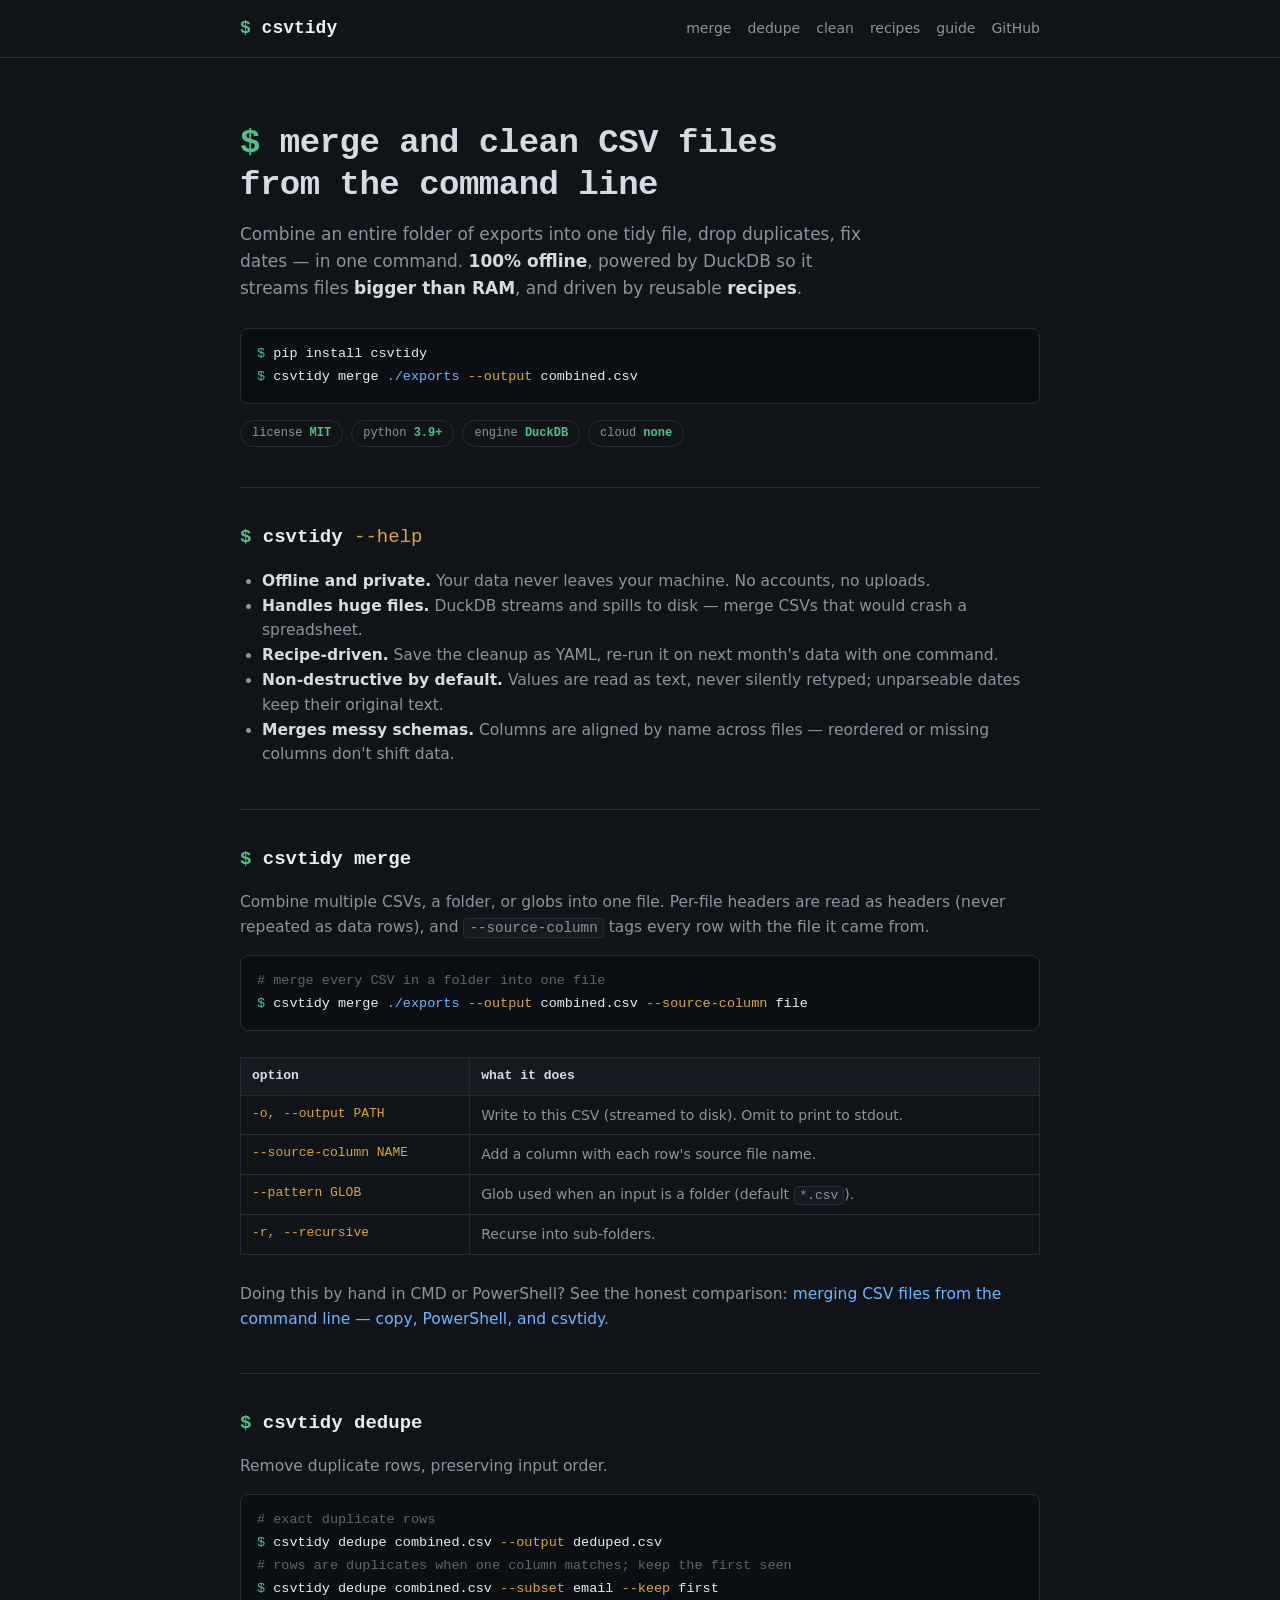
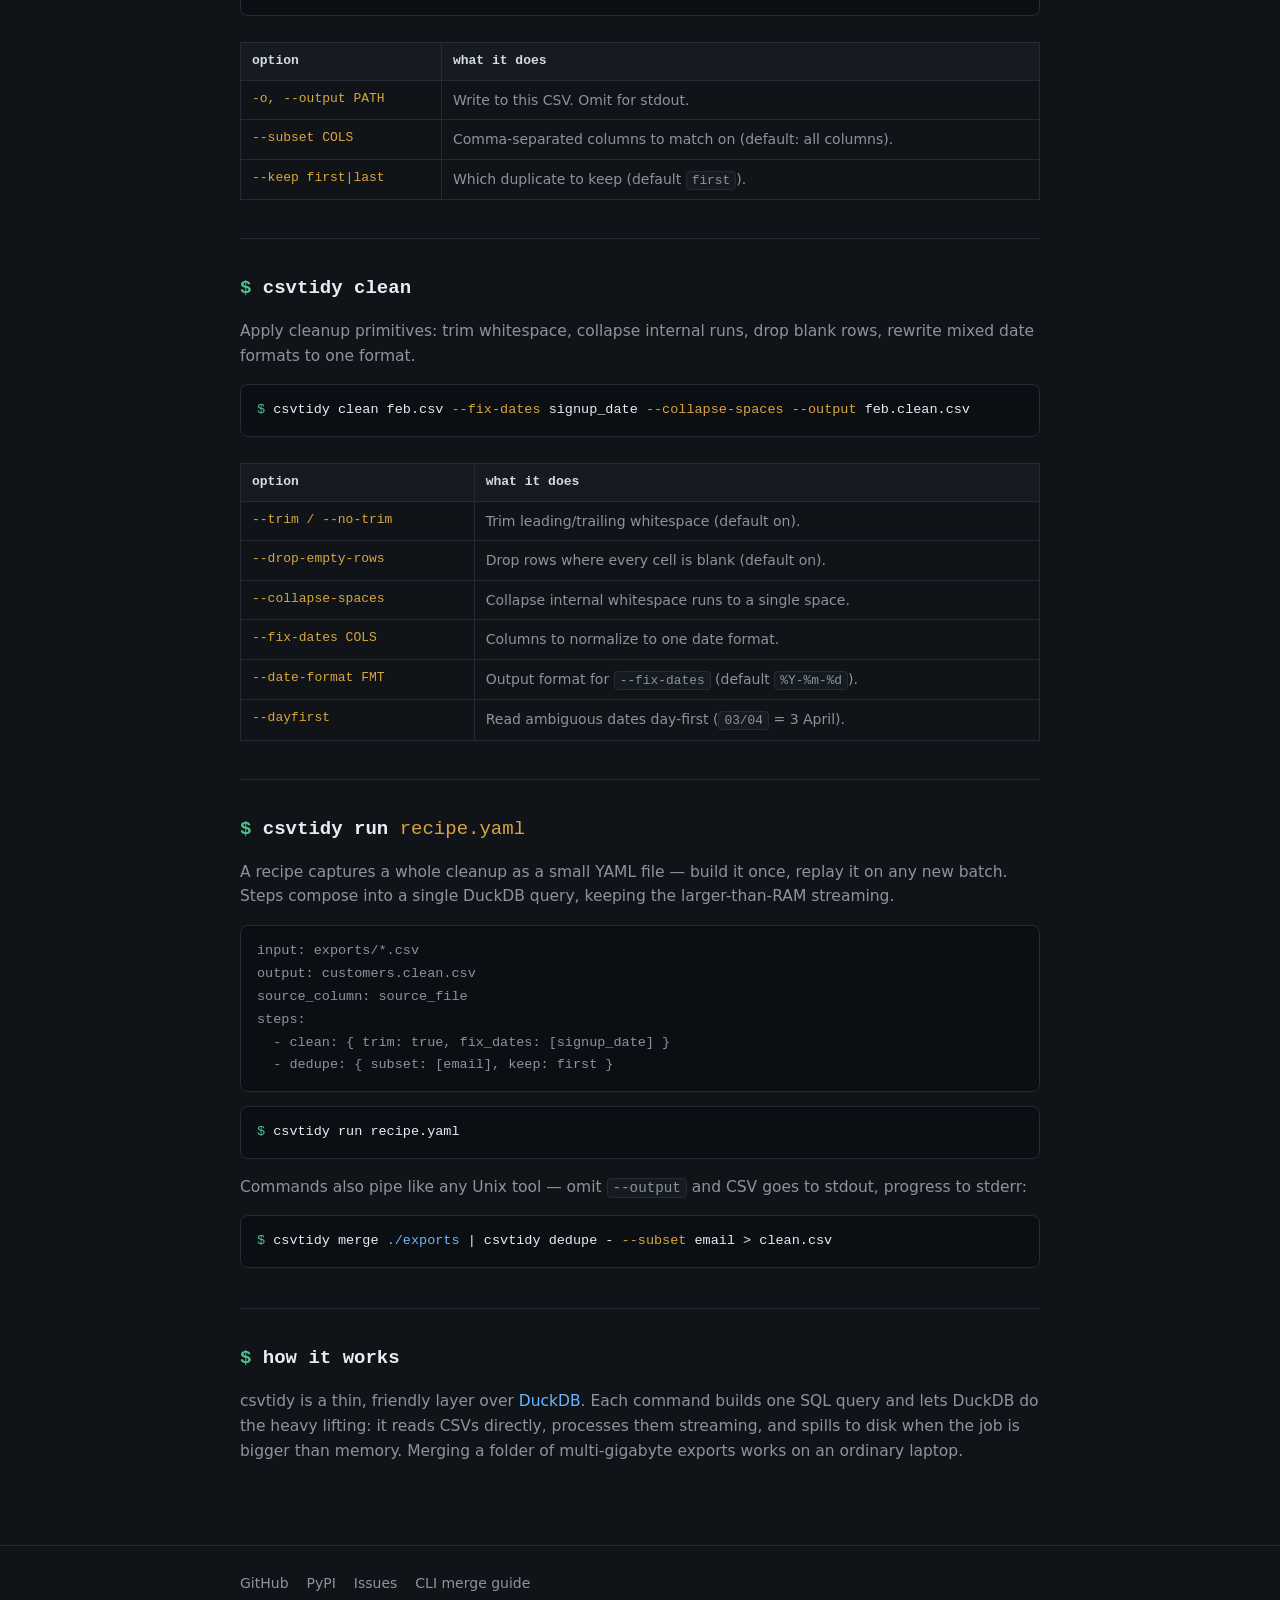
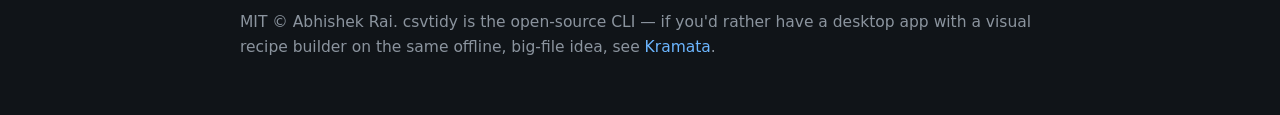
<file: index.html>
<!doctype html>
<html lang="en">
<head>
<meta charset="utf-8">
<meta name="viewport" content="width=device-width, initial-scale=1">
<meta name="msvalidate.01" content="0CECEF20FB1F1508E3D67ECEFFDCC037" />
<title>csvtidy — merge &amp; clean CSV files from the command line</title>
<meta name="description" content="Free, open-source CLI to merge and clean CSV files — combine a folder into one, dedupe, fix dates. Offline, DuckDB-powered, streams files bigger than RAM.">
<link rel="canonical" href="https://abhishekrai43.github.io/csvtidy/">
<meta property="og:type" content="website">
<meta property="og:title" content="csvtidy — merge &amp; clean CSV files from the command line">
<meta property="og:description" content="Free, open-source CLI: combine a folder of CSVs into one file, dedupe, fix dates. Offline, DuckDB-powered, handles files bigger than RAM.">
<script type="application/ld+json">
{"@context":"https://schema.org","@type":"SoftwareApplication","name":"csvtidy","applicationCategory":"DeveloperApplication","operatingSystem":"Windows, macOS, Linux","description":"Command-line tool to merge and clean CSV files: combine a folder into one file, remove duplicates, standardize dates. Offline, DuckDB-powered, streams files bigger than RAM.","offers":{"@type":"Offer","price":"0","priceCurrency":"USD"},"license":"https://opensource.org/license/mit","url":"https://abhishekrai43.github.io/csvtidy/","downloadUrl":"https://pypi.org/project/csvtidy/","softwareRequirements":"Python 3.9+"}
</script>
<link rel="stylesheet" href="styles.css">
</head>
<body>
<header class="site-head"><div class="wrap">
  <span class="brand">csvtidy</span>
  <nav>
    <a href="#merge">merge</a>
    <a href="#dedupe">dedupe</a>
    <a href="#clean">clean</a>
    <a href="#run">recipes</a>
    <a href="merge-csv-files-command-line.html">guide</a>
    <a href="https://github.com/abhishekrai43/csvtidy">GitHub</a>
  </nav>
</div></header>

<main class="wrap">

<div class="hero">
  <h1><span class="p">$</span> merge and clean CSV files<br>from the command line</h1>
  <p class="sub">Combine an entire folder of exports into one tidy file, drop duplicates, fix
  dates — in one command. <b>100% offline</b>, powered by DuckDB so it streams files
  <b>bigger than RAM</b>, and driven by reusable <b>recipes</b>.</p>

  <div class="install">
    <div class="term">
      <div class="ln cmd">pip install csvtidy</div>
      <div class="ln cmd">csvtidy merge <span class="pth">./exports</span> <span class="f">--output</span> combined.csv</div>
    </div>
  </div>
  <div class="badges">
    <span class="badge">license <b>MIT</b></span>
    <span class="badge">python <b>3.9+</b></span>
    <span class="badge">engine <b>DuckDB</b></span>
    <span class="badge">cloud <b>none</b></span>
  </div>
</div>

<section id="why">
  <h2>csvtidy <span class="f">--help</span></h2>
  <ul>
    <li><b>Offline and private.</b> Your data never leaves your machine. No accounts, no uploads.</li>
    <li><b>Handles huge files.</b> DuckDB streams and spills to disk — merge CSVs that would crash a spreadsheet.</li>
    <li><b>Recipe-driven.</b> Save the cleanup as YAML, re-run it on next month's data with one command.</li>
    <li><b>Non-destructive by default.</b> Values are read as text, never silently retyped; unparseable dates keep their original text.</li>
    <li><b>Merges messy schemas.</b> Columns are aligned by name across files — reordered or missing columns don't shift data.</li>
  </ul>
</section>

<section id="merge">
  <h2>csvtidy merge</h2>
  <p>Combine multiple CSVs, a folder, or globs into one file. Per-file headers are read as
  headers (never repeated as data rows), and <code>--source-column</code> tags every row with the
  file it came from.</p>
  <div class="term">
    <div class="ln cmt">merge every CSV in a folder into one file</div>
    <div class="ln cmd">csvtidy merge <span class="pth">./exports</span> <span class="f">--output</span> combined.csv <span class="f">--source-column</span> file</div>
  </div>
  <div class="scroll-x"><table>
    <tr><th>option</th><th>what it does</th></tr>
    <tr><td>-o, --output PATH</td><td>Write to this CSV (streamed to disk). Omit to print to stdout.</td></tr>
    <tr><td>--source-column NAME</td><td>Add a column with each row's source file name.</td></tr>
    <tr><td>--pattern GLOB</td><td>Glob used when an input is a folder (default <code>*.csv</code>).</td></tr>
    <tr><td>-r, --recursive</td><td>Recurse into sub-folders.</td></tr>
  </table></div>
  <p>Doing this by hand in CMD or PowerShell? See the honest comparison:
  <a href="merge-csv-files-command-line.html">merging CSV files from the command line — copy, PowerShell, and csvtidy</a>.</p>
</section>

<section id="dedupe">
  <h2>csvtidy dedupe</h2>
  <p>Remove duplicate rows, preserving input order.</p>
  <div class="term">
    <div class="ln cmt">exact duplicate rows</div>
    <div class="ln cmd">csvtidy dedupe combined.csv <span class="f">--output</span> deduped.csv</div>
    <div class="ln cmt">rows are duplicates when one column matches; keep the first seen</div>
    <div class="ln cmd">csvtidy dedupe combined.csv <span class="f">--subset</span> email <span class="f">--keep</span> first</div>
  </div>
  <div class="scroll-x"><table>
    <tr><th>option</th><th>what it does</th></tr>
    <tr><td>-o, --output PATH</td><td>Write to this CSV. Omit for stdout.</td></tr>
    <tr><td>--subset COLS</td><td>Comma-separated columns to match on (default: all columns).</td></tr>
    <tr><td>--keep first|last</td><td>Which duplicate to keep (default <code>first</code>).</td></tr>
  </table></div>
</section>

<section id="clean">
  <h2>csvtidy clean</h2>
  <p>Apply cleanup primitives: trim whitespace, collapse internal runs, drop blank rows,
  rewrite mixed date formats to one format.</p>
  <div class="term">
    <div class="ln cmd">csvtidy clean feb.csv <span class="f">--fix-dates</span> signup_date <span class="f">--collapse-spaces</span> <span class="f">--output</span> feb.clean.csv</div>
  </div>
  <div class="scroll-x"><table>
    <tr><th>option</th><th>what it does</th></tr>
    <tr><td>--trim / --no-trim</td><td>Trim leading/trailing whitespace (default on).</td></tr>
    <tr><td>--drop-empty-rows</td><td>Drop rows where every cell is blank (default on).</td></tr>
    <tr><td>--collapse-spaces</td><td>Collapse internal whitespace runs to a single space.</td></tr>
    <tr><td>--fix-dates COLS</td><td>Columns to normalize to one date format.</td></tr>
    <tr><td>--date-format FMT</td><td>Output format for <code>--fix-dates</code> (default <code>%Y-%m-%d</code>).</td></tr>
    <tr><td>--dayfirst</td><td>Read ambiguous dates day-first (<code>03/04</code> = 3 April).</td></tr>
  </table></div>
</section>

<section id="run">
  <h2>csvtidy run <span class="f">recipe.yaml</span></h2>
  <p>A recipe captures a whole cleanup as a small YAML file — build it once, replay it on any
  new batch. Steps compose into a single DuckDB query, keeping the larger-than-RAM streaming.</p>
  <div class="term">
    <div class="ln out">input: exports/*.csv</div>
    <div class="ln out">output: customers.clean.csv</div>
    <div class="ln out">source_column: source_file</div>
    <div class="ln out">steps:</div>
    <div class="ln out">&nbsp;&nbsp;- clean: { trim: true, fix_dates: [signup_date] }</div>
    <div class="ln out">&nbsp;&nbsp;- dedupe: { subset: [email], keep: first }</div>
  </div>
  <div class="term">
    <div class="ln cmd">csvtidy run recipe.yaml</div>
  </div>
  <p>Commands also pipe like any Unix tool — omit <code>--output</code> and CSV goes to stdout,
  progress to stderr:</p>
  <div class="term">
    <div class="ln cmd">csvtidy merge <span class="pth">./exports</span> | csvtidy dedupe - <span class="f">--subset</span> email &gt; clean.csv</div>
  </div>
</section>

<section id="how">
  <h2>how it works</h2>
  <p>csvtidy is a thin, friendly layer over <a href="https://duckdb.org">DuckDB</a>. Each command
  builds one SQL query and lets DuckDB do the heavy lifting: it reads CSVs directly, processes
  them streaming, and spills to disk when the job is bigger than memory. Merging a folder of
  multi-gigabyte exports works on an ordinary laptop.</p>
</section>

</main>

<footer><div class="wrap">
  <div class="links">
    <a href="https://github.com/abhishekrai43/csvtidy">GitHub</a>
    <a href="https://pypi.org/project/csvtidy/">PyPI</a>
    <a href="https://github.com/abhishekrai43/csvtidy/issues">Issues</a>
    <a href="merge-csv-files-command-line.html">CLI merge guide</a>
  </div>
  <p>MIT © Abhishek Rai. csvtidy is the open-source CLI — if you'd rather have a desktop app
  with a visual recipe builder on the same offline, big-file idea, see
  <a href="https://kramata.com/">Kramata</a>.</p>
</div></footer>
</body>
</html>
</file>
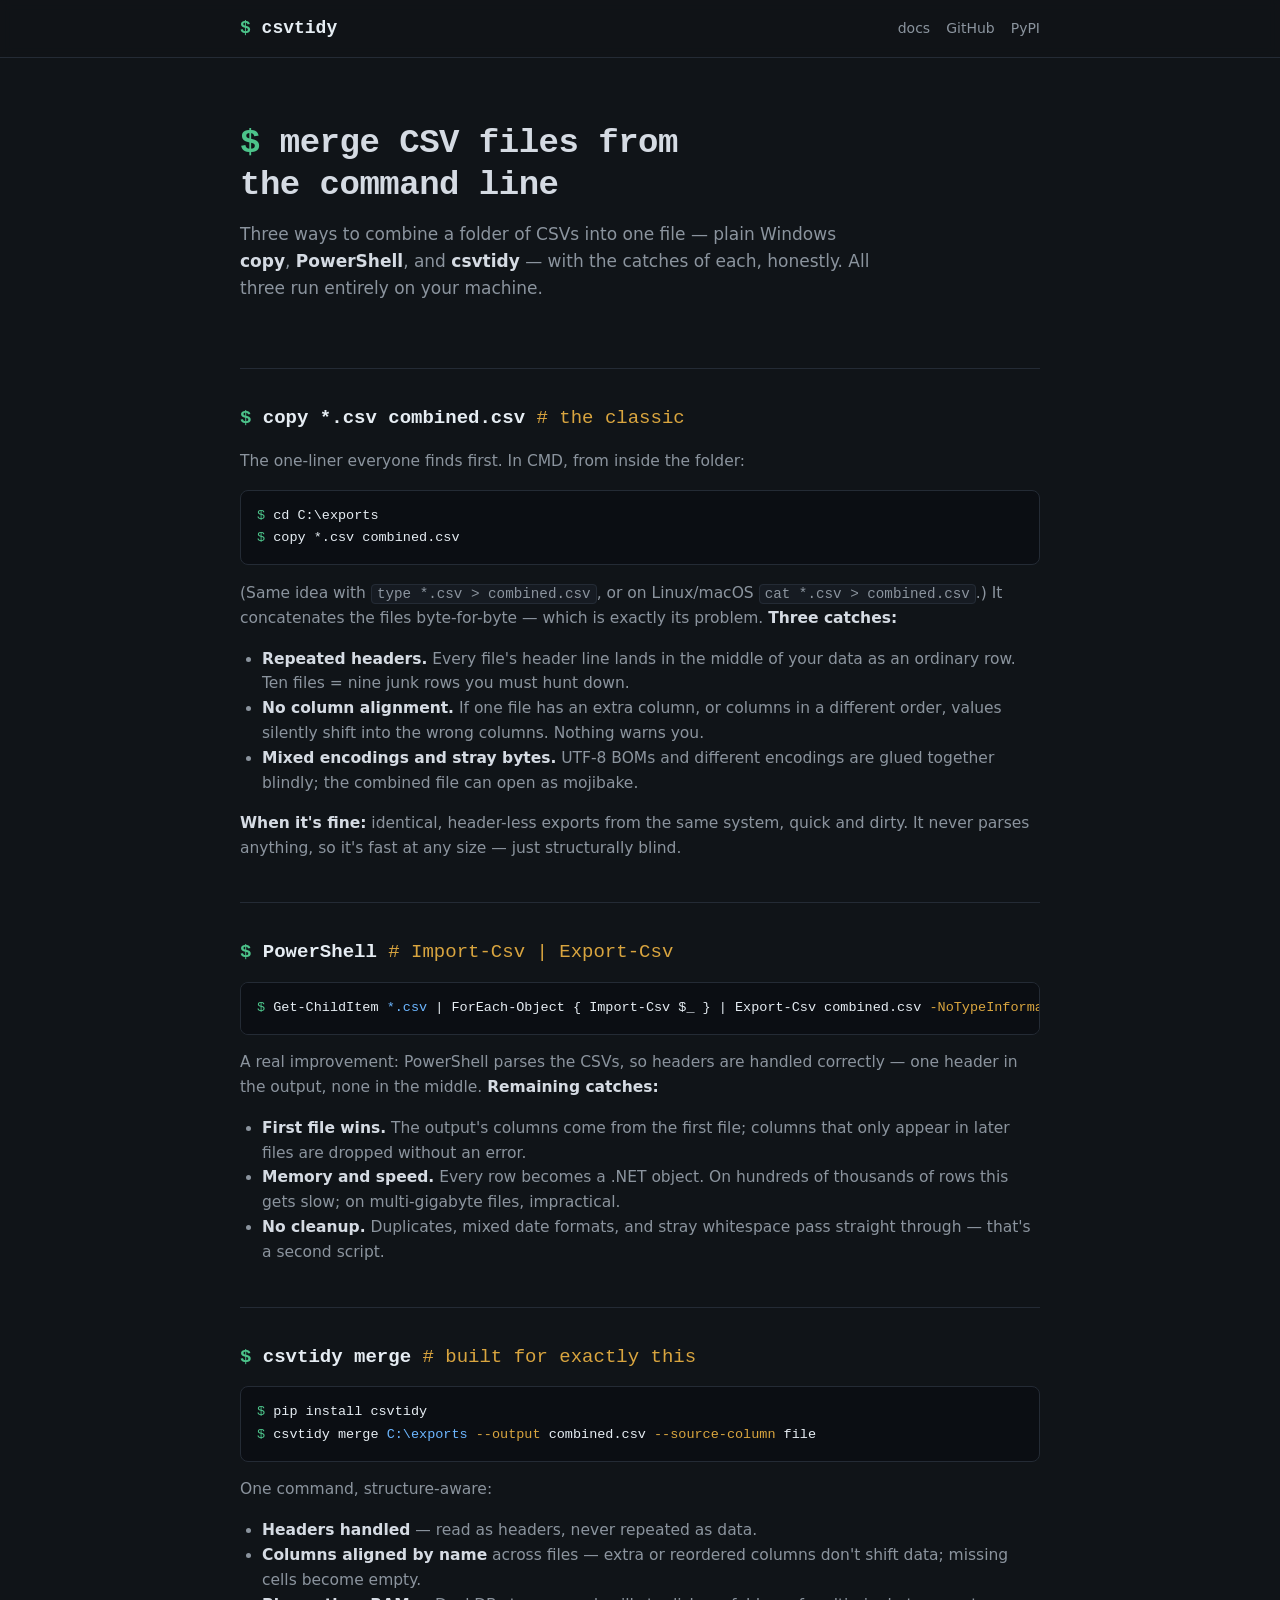
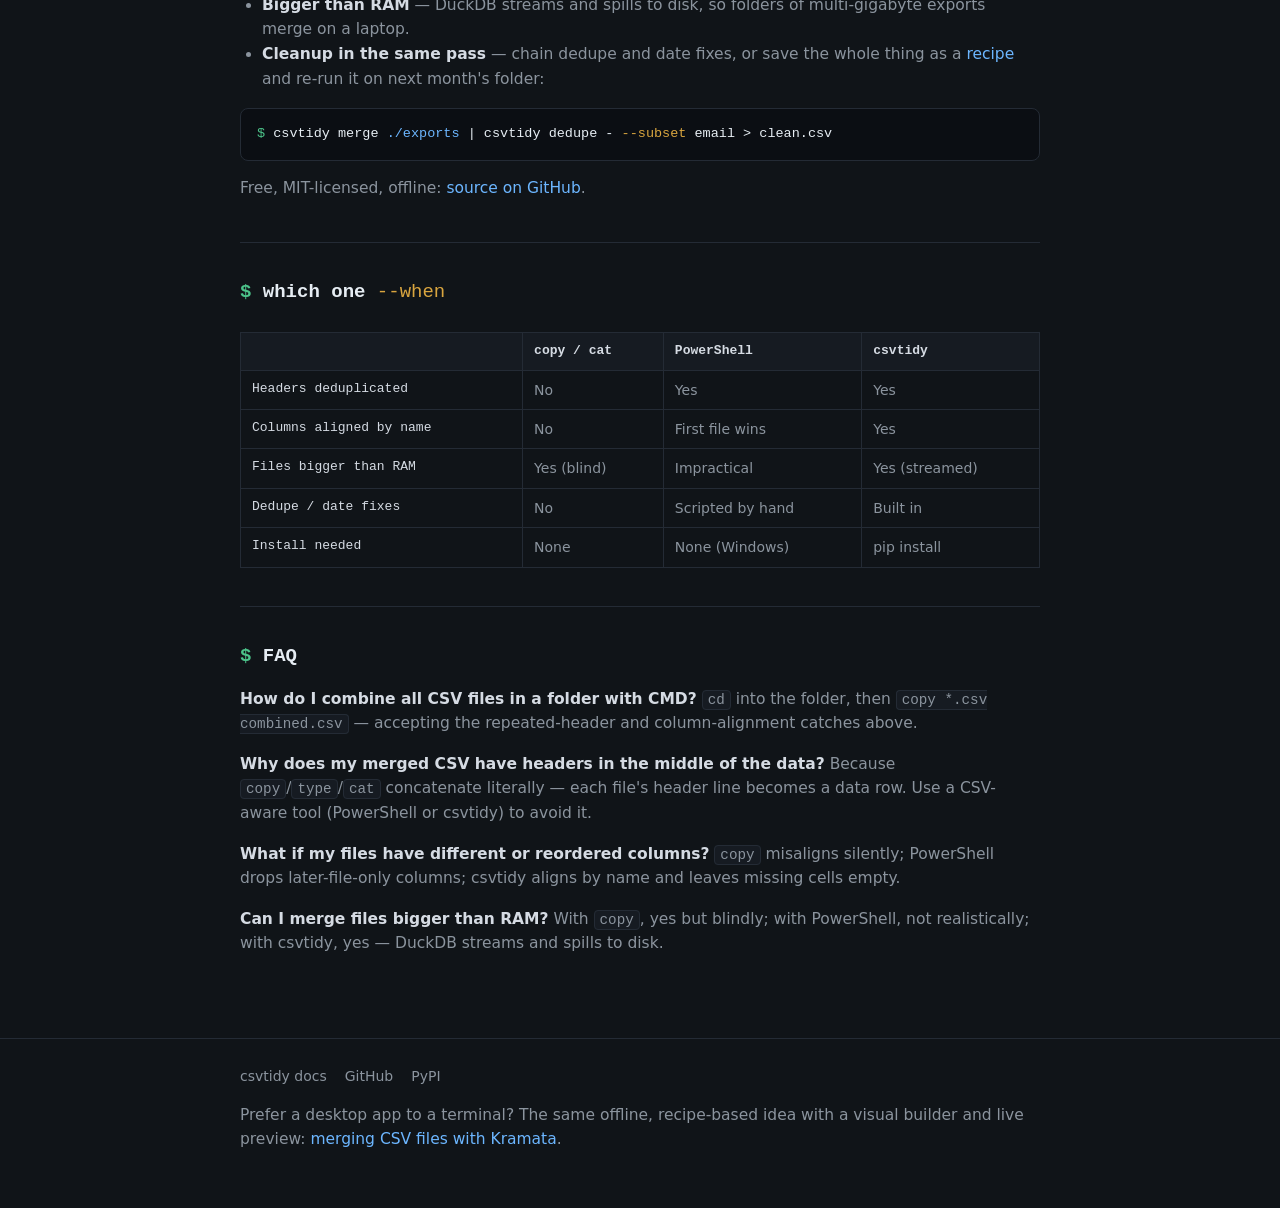
<file: merge-csv-files-command-line.html>
<!doctype html>
<html lang="en">
<head>
<meta charset="utf-8">
<meta name="viewport" content="width=device-width, initial-scale=1">
<meta name="msvalidate.01" content="0CECEF20FB1F1508E3D67ECEFFDCC037" />
<title>Merge CSV Files from the Command Line — copy, PowerShell, csvtidy</title>
<meta name="description" content="Three ways to combine CSV files from the command line — Windows copy, PowerShell, and csvtidy — honestly compared, with the repeated-header catches of each.">
<link rel="canonical" href="https://abhishekrai43.github.io/csvtidy/merge-csv-files-command-line.html">
<meta property="og:type" content="article">
<meta property="og:title" content="Merge CSV Files from the Command Line — copy, PowerShell, csvtidy">
<meta property="og:description" content="Windows copy, PowerShell, and csvtidy compared honestly — including the repeated-header and encoding traps.">
<script type="application/ld+json">
{"@context":"https://schema.org","@type":"TechArticle","headline":"Merge CSV Files from the Command Line: copy, PowerShell, and csvtidy Compared","publisher":{"@type":"Organization","name":"csvtidy"}}
</script>
<script type="application/ld+json">
{"@context":"https://schema.org","@type":"FAQPage","mainEntity":[
 {"@type":"Question","name":"How do I combine all CSV files in a folder into one with CMD?","acceptedAnswer":{"@type":"Answer","text":"cd into the folder and run: copy *.csv combined.csv. It concatenates every CSV byte-for-byte. The catch: every file's header row is repeated in the middle of your data, encodings are mixed blindly, and files that don't share identical columns are scrambled — nothing is aligned."}},
 {"@type":"Question","name":"Why does my merged CSV have header rows in the middle of the data?","acceptedAnswer":{"@type":"Answer","text":"Because copy and type concatenate files literally — each file's first line (its header) becomes an ordinary data row in the combined file. You have to strip repeated headers yourself, or use a tool that understands CSV structure, like PowerShell's Import-Csv or csvtidy."}},
 {"@type":"Question","name":"What if my CSV files have different or reordered columns?","acceptedAnswer":{"@type":"Answer","text":"Byte concatenation (copy) silently misaligns them. PowerShell's Import-Csv takes the first file's columns as the shape and drops columns that appear only in later files. csvtidy aligns columns by name across all files: missing cells become empty, and no data shifts into the wrong column."}},
 {"@type":"Question","name":"Can I merge CSV files bigger than my RAM from the command line?","acceptedAnswer":{"@type":"Answer","text":"copy handles big files (it never parses them) but produces a structurally broken merge. PowerShell's Import-Csv loads rows into memory as objects and gets very slow on large files. csvtidy uses DuckDB's streaming engine, which spills to disk, so folders of multi-gigabyte CSVs merge on an ordinary laptop."}}
]}
</script>
<link rel="stylesheet" href="styles.css">
</head>
<body>
<header class="site-head"><div class="wrap">
  <a class="brand" style="color:var(--cmd)" href="index.html">csvtidy</a>
  <nav>
    <a href="index.html">docs</a>
    <a href="https://github.com/abhishekrai43/csvtidy">GitHub</a>
    <a href="https://pypi.org/project/csvtidy/">PyPI</a>
  </nav>
</div></header>

<main class="wrap">

<div class="hero">
  <h1><span class="p">$</span> merge CSV files from<br>the command line</h1>
  <p class="sub">Three ways to combine a folder of CSVs into one file — plain Windows
  <b>copy</b>, <b>PowerShell</b>, and <b>csvtidy</b> — with the catches of each,
  honestly. All three run entirely on your machine.</p>
</div>

<section id="copy">
  <h2>copy *.csv combined.csv <span class="f"># the classic</span></h2>
  <p>The one-liner everyone finds first. In CMD, from inside the folder:</p>
  <div class="term">
    <div class="ln cmd">cd C:\exports</div>
    <div class="ln cmd">copy *.csv combined.csv</div>
  </div>
  <p>(Same idea with <code>type *.csv &gt; combined.csv</code>, or on Linux/macOS
  <code>cat *.csv &gt; combined.csv</code>.) It concatenates the files byte-for-byte —
  which is exactly its problem. <b>Three catches:</b></p>
  <ul>
    <li><b>Repeated headers.</b> Every file's header line lands in the middle of your data as an
    ordinary row. Ten files = nine junk rows you must hunt down.</li>
    <li><b>No column alignment.</b> If one file has an extra column, or columns in a different
    order, values silently shift into the wrong columns. Nothing warns you.</li>
    <li><b>Mixed encodings and stray bytes.</b> UTF-8 BOMs and different encodings are glued
    together blindly; the combined file can open as mojibake.</li>
  </ul>
  <p><b>When it's fine:</b> identical, header-less exports from the same system, quick and dirty.
  It never parses anything, so it's fast at any size — just structurally blind.</p>
</section>

<section id="powershell">
  <h2>PowerShell <span class="f"># Import-Csv | Export-Csv</span></h2>
  <div class="term">
    <div class="ln cmd">Get-ChildItem <span class="pth">*.csv</span> | ForEach-Object { Import-Csv $_ } | Export-Csv combined.csv <span class="f">-NoTypeInformation</span></div>
  </div>
  <p>A real improvement: PowerShell parses the CSVs, so headers are handled correctly — one
  header in the output, none in the middle. <b>Remaining catches:</b></p>
  <ul>
    <li><b>First file wins.</b> The output's columns come from the first file; columns that only
    appear in later files are dropped without an error.</li>
    <li><b>Memory and speed.</b> Every row becomes a .NET object. On hundreds of thousands of
    rows this gets slow; on multi-gigabyte files, impractical.</li>
    <li><b>No cleanup.</b> Duplicates, mixed date formats, and stray whitespace pass straight
    through — that's a second script.</li>
  </ul>
</section>

<section id="csvtidy">
  <h2>csvtidy merge <span class="f"># built for exactly this</span></h2>
  <div class="term">
    <div class="ln cmd">pip install csvtidy</div>
    <div class="ln cmd">csvtidy merge <span class="pth">C:\exports</span> <span class="f">--output</span> combined.csv <span class="f">--source-column</span> file</div>
  </div>
  <p>One command, structure-aware:</p>
  <ul>
    <li><b>Headers handled</b> — read as headers, never repeated as data.</li>
    <li><b>Columns aligned by name</b> across files — extra or reordered columns don't shift
    data; missing cells become empty.</li>
    <li><b>Bigger than RAM</b> — DuckDB streams and spills to disk, so folders of multi-gigabyte
    exports merge on a laptop.</li>
    <li><b>Cleanup in the same pass</b> — chain dedupe and date fixes, or save the whole thing
    as a <a href="index.html#run">recipe</a> and re-run it on next month's folder:</li>
  </ul>
  <div class="term">
    <div class="ln cmd">csvtidy merge <span class="pth">./exports</span> | csvtidy dedupe - <span class="f">--subset</span> email &gt; clean.csv</div>
  </div>
  <p>Free, MIT-licensed, offline: <a href="https://github.com/abhishekrai43/csvtidy">source on GitHub</a>.</p>
</section>

<section id="verdict">
  <h2>which one <span class="f">--when</span></h2>
  <div class="scroll-x"><table>
    <tr><th></th><th>copy / cat</th><th>PowerShell</th><th>csvtidy</th></tr>
    <tr><td style="color:var(--text)">Headers deduplicated</td><td>No</td><td>Yes</td><td>Yes</td></tr>
    <tr><td style="color:var(--text)">Columns aligned by name</td><td>No</td><td>First file wins</td><td>Yes</td></tr>
    <tr><td style="color:var(--text)">Files bigger than RAM</td><td>Yes (blind)</td><td>Impractical</td><td>Yes (streamed)</td></tr>
    <tr><td style="color:var(--text)">Dedupe / date fixes</td><td>No</td><td>Scripted by hand</td><td>Built in</td></tr>
    <tr><td style="color:var(--text)">Install needed</td><td>None</td><td>None (Windows)</td><td>pip install</td></tr>
  </table></div>
</section>

<section id="faq">
  <h2>FAQ</h2>
  <p><b>How do I combine all CSV files in a folder with CMD?</b> <code>cd</code> into the folder,
  then <code>copy *.csv combined.csv</code> — accepting the repeated-header and column-alignment
  catches above.</p>
  <p><b>Why does my merged CSV have headers in the middle of the data?</b> Because
  <code>copy</code>/<code>type</code>/<code>cat</code> concatenate literally — each file's header
  line becomes a data row. Use a CSV-aware tool (PowerShell or csvtidy) to avoid it.</p>
  <p><b>What if my files have different or reordered columns?</b> <code>copy</code> misaligns
  silently; PowerShell drops later-file-only columns; csvtidy aligns by name and leaves missing
  cells empty.</p>
  <p><b>Can I merge files bigger than RAM?</b> With <code>copy</code>, yes but blindly; with
  PowerShell, not realistically; with csvtidy, yes — DuckDB streams and spills to disk.</p>
</section>

</main>

<footer><div class="wrap">
  <div class="links">
    <a href="index.html">csvtidy docs</a>
    <a href="https://github.com/abhishekrai43/csvtidy">GitHub</a>
    <a href="https://pypi.org/project/csvtidy/">PyPI</a>
  </div>
  <p>Prefer a desktop app to a terminal? The same offline, recipe-based idea with a visual
  builder and live preview: <a href="https://kramata.com/blog/merge-multiple-csv-files-into-one">merging CSV files with Kramata</a>.</p>
</div></footer>
</body>
</html>
</file>
<file: styles.css>
/* csvtidy docs — terminal-session aesthetic. Dark by design (it's a CLI). */
:root{
  --bg:#101418; --bg-panel:#161b22; --bg-code:#0b0e13;
  --line:#242b35; --text:#d5dbe3; --text-dim:#8b949e; --text-faint:#5c6570;
  --prompt:#4cc38a;   /* $ prompt / success */
  --flag:#d9a53f;     /* flags & options */
  --path:#6cb6ff;     /* paths, links */
  --cmd:#e6edf3;      /* the command itself */
  --mono:ui-monospace,"Cascadia Code","JetBrains Mono",Consolas,"Liberation Mono",monospace;
  --sans:system-ui,"Segoe UI",Roboto,sans-serif;
}
*{box-sizing:border-box}
html{scroll-behavior:smooth}
body{margin:0;background:var(--bg);color:var(--text);font-family:var(--sans);font-size:16px;line-height:1.6}
a{color:var(--path);text-decoration:none}
a:hover{text-decoration:underline}
a:focus-visible,button:focus-visible{outline:2px solid var(--prompt);outline-offset:2px}
.wrap{max-width:840px;margin:0 auto;padding:0 20px}

/* Header */
.site-head{border-bottom:1px solid var(--line);padding:14px 0;position:sticky;top:0;background:rgba(16,20,24,.94);backdrop-filter:blur(6px);z-index:10}
.site-head .wrap{display:flex;align-items:baseline;gap:18px;flex-wrap:wrap}
.brand{font-family:var(--mono);font-size:18px;font-weight:700;color:var(--cmd)}
.brand::before{content:"$ ";color:var(--prompt)}
.site-head nav{display:flex;gap:16px;margin-left:auto;font-size:14px}
.site-head nav a{color:var(--text-dim)}
.site-head nav a:hover{color:var(--text)}

/* Hero */
.hero{padding:64px 0 40px}
.hero h1{font-family:var(--mono);font-size:clamp(24px,4.5vw,34px);line-height:1.25;margin:0 0 14px;font-weight:600;letter-spacing:-.5px}
.hero h1 .p{color:var(--prompt)}
.hero .sub{color:var(--text-dim);max-width:640px;font-size:17px;margin:0 0 26px}
.hero .sub b{color:var(--text);font-weight:600}

/* Terminal blocks: session = the interface of the docs */
.term{background:var(--bg-code);border:1px solid var(--line);border-radius:8px;padding:14px 16px;overflow-x:auto;font-family:var(--mono);font-size:13.5px;line-height:1.7;margin:14px 0}
.term .ln{white-space:pre}
.term .ln.cmd::before{content:"$ ";color:var(--prompt);user-select:none}
.term .ln.cmd{color:var(--cmd)}
.term .ln.out{color:var(--text-dim)}
.term .ln.cmt{color:var(--text-faint)}
.term .ln.cmt::before{content:"# ";color:var(--text-faint)}
.term .f{color:var(--flag)}
.term .pth{color:var(--path)}
code{font-family:var(--mono);font-size:.92em;background:var(--bg-panel);border:1px solid var(--line);border-radius:4px;padding:1px 5px}
.term code{background:none;border:none;padding:0}

/* Sections: headings are prompt lines — the TOC mirrors the CLI itself */
section{padding:26px 0;border-top:1px solid var(--line)}
h2{font-family:var(--mono);font-size:19px;font-weight:600;margin:8px 0 12px;color:var(--cmd)}
h2::before{content:"$ ";color:var(--prompt)}
h2 .f{color:var(--flag);font-weight:500}
h3{font-family:var(--mono);font-size:15px;color:var(--text);margin:22px 0 8px}
p,li{color:var(--text-dim);font-size:15.5px}
p b,li b{color:var(--text);font-weight:600}
ul,ol{padding-left:22px}

/* Option tables */
table{width:100%;border-collapse:collapse;margin:12px 0;font-size:14px}
th,td{border:1px solid var(--line);padding:8px 11px;text-align:left;vertical-align:top}
th{background:var(--bg-panel);color:var(--text);font-family:var(--mono);font-weight:600;font-size:13px}
td:first-child{font-family:var(--mono);color:var(--flag);white-space:nowrap;font-size:13px}
td{color:var(--text-dim)}
.scroll-x{overflow-x:auto}

/* Install strip */
.install{display:flex;gap:10px;align-items:center;flex-wrap:wrap;margin:0 0 6px}
.install .term{margin:0;flex:1;min-width:260px}
.badges{display:flex;gap:8px;flex-wrap:wrap;margin:16px 0 0}
.badge{font-family:var(--mono);font-size:12px;color:var(--text-dim);border:1px solid var(--line);border-radius:20px;padding:3px 11px}
.badge b{color:var(--prompt);font-weight:600}

/* Footer */
footer{border-top:1px solid var(--line);margin-top:40px;padding:26px 0 40px;font-size:14px;color:var(--text-faint)}
footer .links{display:flex;gap:18px;flex-wrap:wrap;margin-bottom:12px}
footer .links a{color:var(--text-dim)}

@media(max-width:600px){
  .hero{padding:44px 0 30px}
  .term{font-size:12.5px}
}
@media(prefers-reduced-motion:reduce){html{scroll-behavior:auto}}
</file>
